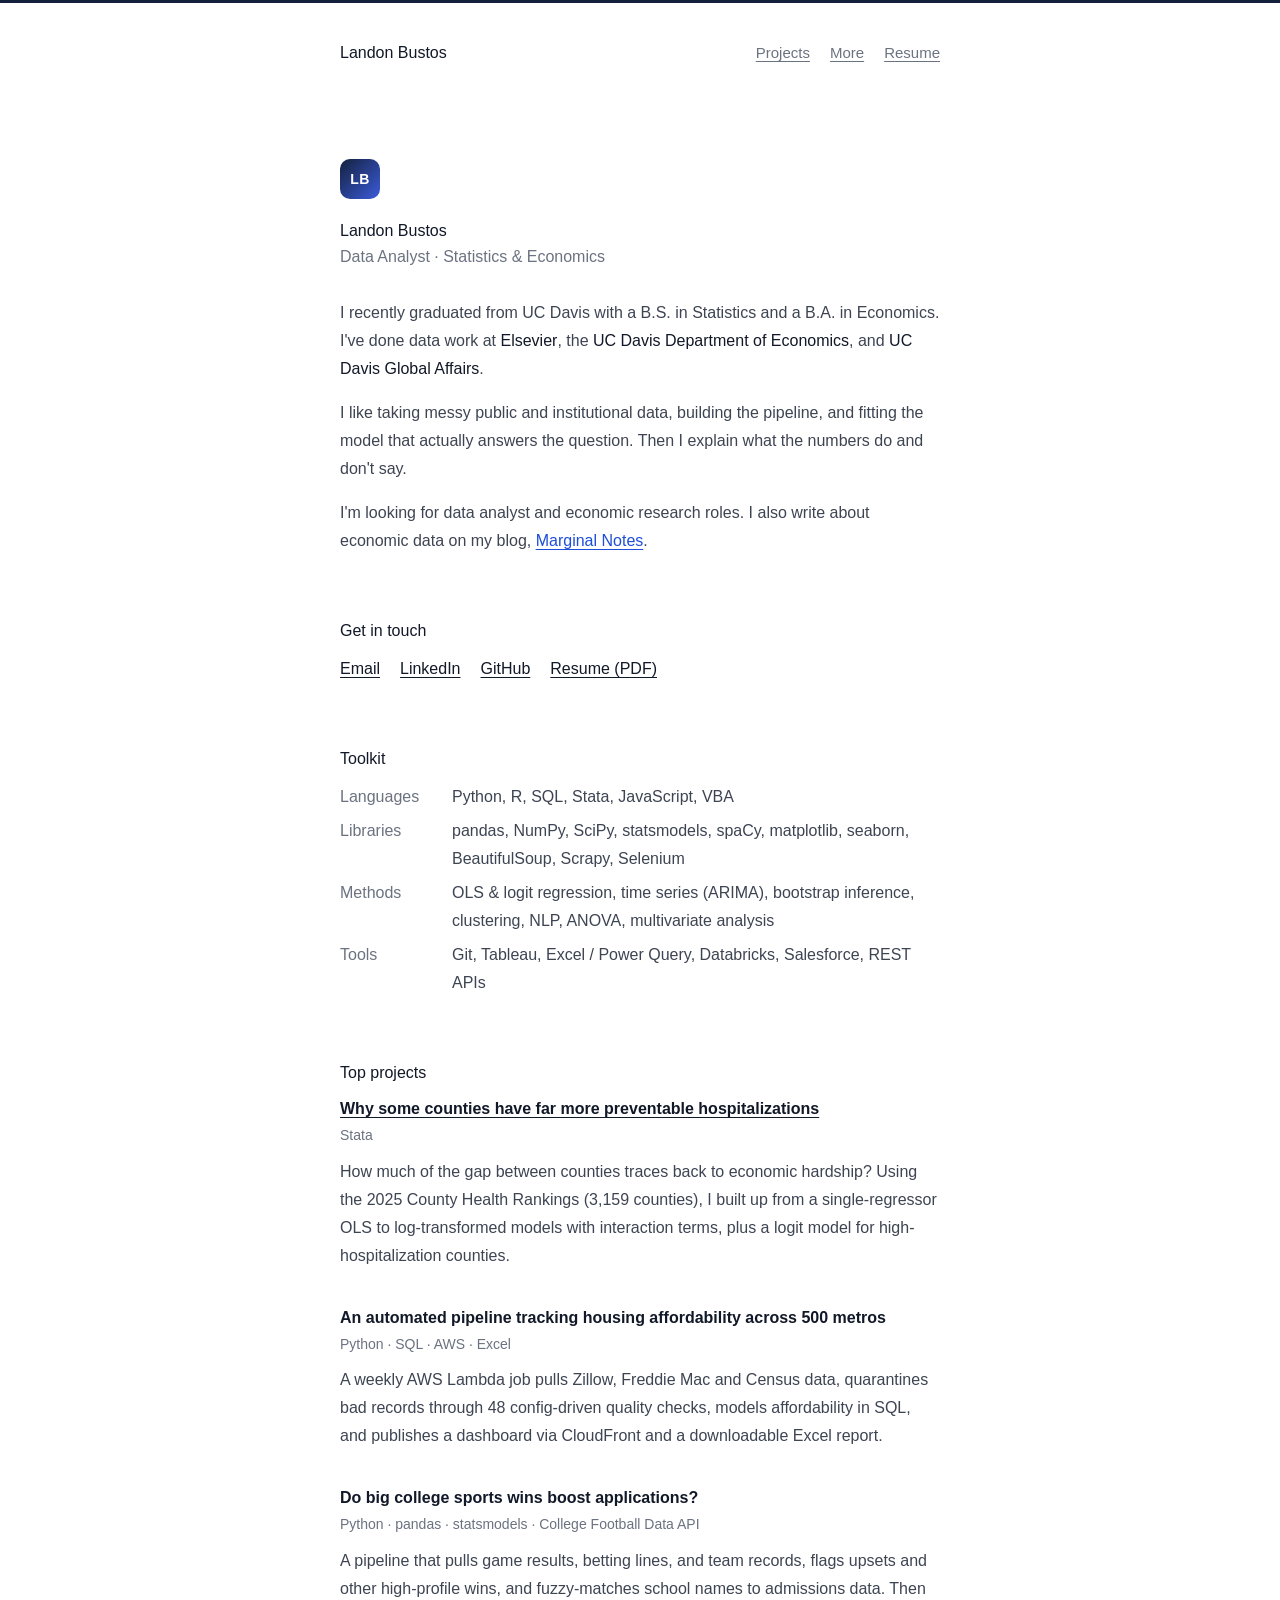
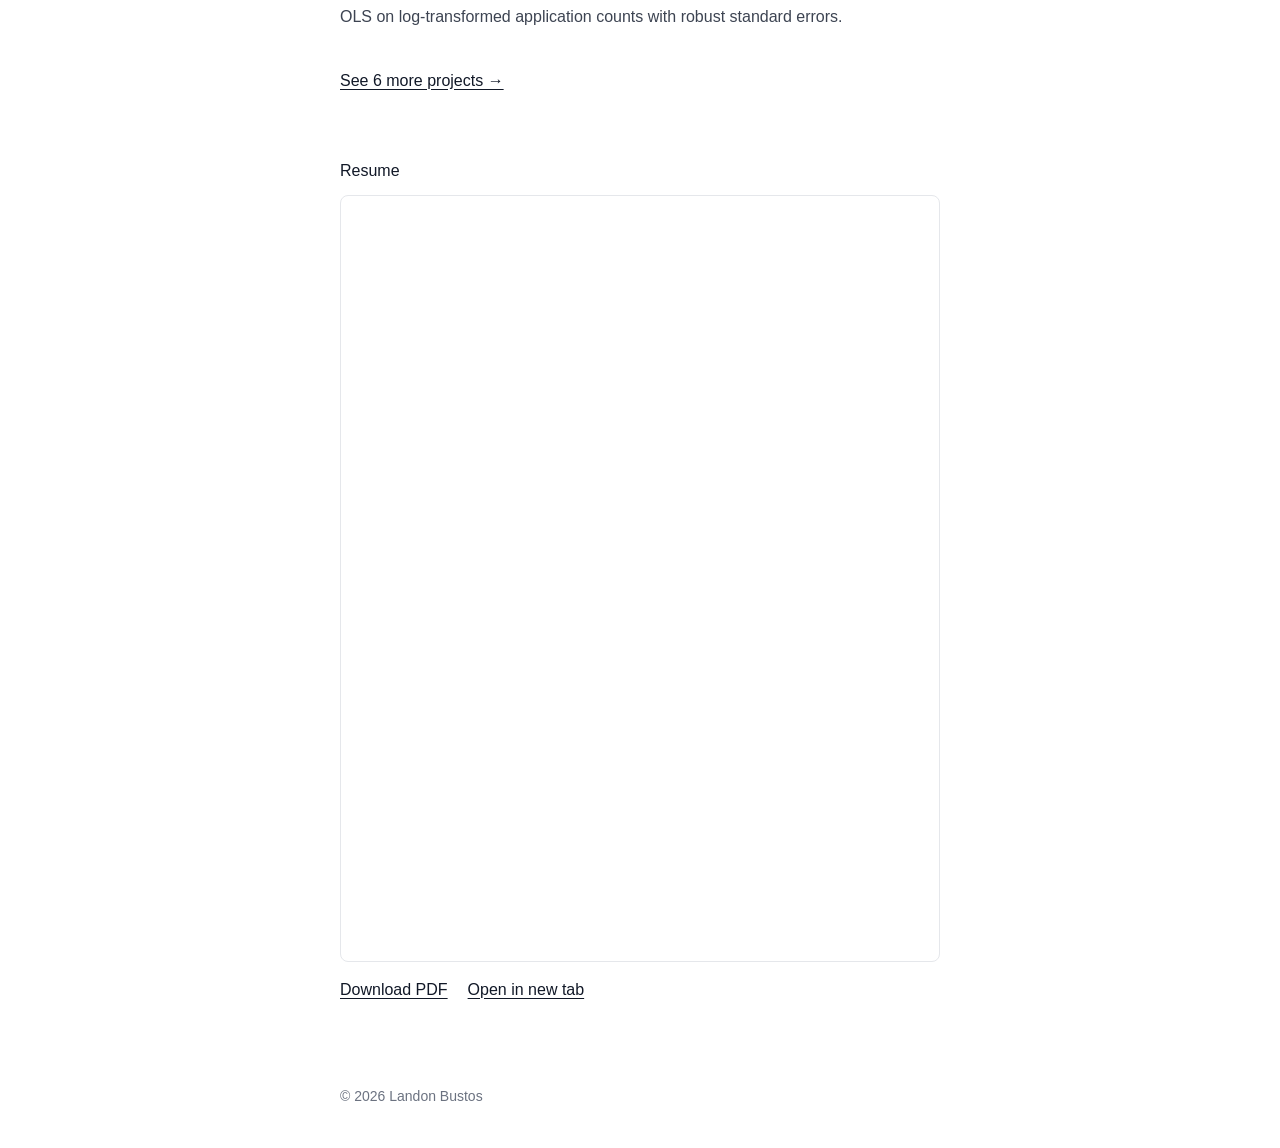
<file: index.html>
<!doctype html>
<html lang="en">
<head>
  <meta charset="utf-8">
  <meta name="viewport" content="width=device-width, initial-scale=1">
  <title>Landon Bustos | Data Analyst</title>
  <meta name="description" content="Data analysis portfolio of Landon Bustos: econometrics, statistical modeling, NLP, and data pipelines in Python, R, SQL, and Stata.">
  <link rel="stylesheet" href="style.css">
</head>
<body>

<div class="col">

  <header class="top">
    <a class="name" href="index.html">Landon Bustos</a>
    <nav>
      <a href="#projects">Projects</a>
      <a href="projects.html">More</a>
      <a href="#resume">Resume</a>
    </nav>
  </header>

  <main>

    <section class="intro">
      <div class="mark" aria-hidden="true">LB</div>
      <h1>Landon Bustos</h1>
      <p class="role">Data Analyst &middot; Statistics &amp; Economics</p>

      <p>
        I recently graduated from UC Davis with a B.S. in Statistics and a B.A.
        in Economics. I've done data work at <strong>Elsevier</strong>, the
        <strong>UC Davis Department of Economics</strong>, and
        <strong>UC Davis Global Affairs</strong>.
      </p>
      <p>
        I like taking messy public and institutional data, building the
        pipeline, and fitting the model that actually answers the question.
        Then I explain what the numbers do and don't say.
      </p>
      <p>
        I'm looking for data analyst and economic research roles. I also write
        about economic data on my blog,
        <a href="https://landon-bustos.github.io/" target="_blank" rel="noopener">Marginal Notes</a>.
      </p>
    </section>

    <section>
      <h2>Get in touch</h2>
      <p class="links">
        <a href="mailto:landonbustos0@gmail.com">Email</a>
        <a href="https://www.linkedin.com/in/landonbustos/" target="_blank" rel="noopener">LinkedIn</a>
        <a href="https://github.com/landon-bustos" target="_blank" rel="noopener">GitHub</a>
        <a href="resume.pdf" target="_blank" rel="noopener">Resume (PDF)</a>
      </p>
    </section>

    <section>
      <h2>Toolkit</h2>
      <dl class="toolkit">
        <dt>Languages</dt><dd>Python, R, SQL, Stata, JavaScript, VBA</dd>
        <dt>Libraries</dt><dd>pandas, NumPy, SciPy, statsmodels, spaCy, matplotlib, seaborn, BeautifulSoup, Scrapy, Selenium</dd>
        <dt>Methods</dt><dd>OLS &amp; logit regression, time series (ARIMA), bootstrap inference, clustering, NLP, ANOVA, multivariate analysis</dd>
        <dt>Tools</dt><dd>Git, Tableau, Excel / Power Query, Databricks, Salesforce, REST APIs</dd>
      </dl>
    </section>

    <section id="projects">
      <h2>Top projects</h2>

      <article class="project">
        <h3><a href="https://landon-bustos.github.io/2026/09/23/preventable-hospitalizations/" target="_blank" rel="noopener">Why some counties have far more preventable hospitalizations</a></h3>
        <p class="meta">Stata</p>
        <p>How much of the gap between counties traces back to economic hardship? Using the 2025 County Health Rankings (3,159 counties), I built up from a single-regressor OLS to log-transformed models with interaction terms, plus a logit model for high-hospitalization counties.</p>
      </article>

      <article class="project">
        <h3>An automated pipeline tracking housing affordability across 500 metros</h3>
        <p class="meta">Python &middot; SQL &middot; AWS &middot; Excel</p>
        <p>A weekly AWS Lambda job pulls Zillow, Freddie Mac and Census data, quarantines bad records through 48 config-driven quality checks, models affordability in SQL, and publishes a dashboard via CloudFront and a downloadable Excel report.</p>
      </article>

      <article class="project">
        <h3>Do big college sports wins boost applications?</h3>
        <p class="meta">Python &middot; pandas &middot; statsmodels &middot; College Football Data API</p>
        <p>A pipeline that pulls game results, betting lines, and team records, flags upsets and other high-profile wins, and fuzzy-matches school names to admissions data. Then OLS on log-transformed application counts with robust standard errors.</p>
      </article>

      <p class="more"><a href="projects.html">See 6 more projects &rarr;</a></p>
    </section>

    <section id="resume">
      <h2>Resume</h2>
      <div class="resume-frame">
        <iframe src="resume.pdf#view=FitH&amp;toolbar=0&amp;navpanes=0" title="Landon Bustos resume" loading="lazy"></iframe>
      </div>
      <p class="links">
        <a href="resume.pdf" download="Landon-Bustos-Resume.pdf">Download PDF</a>
        <a href="resume.pdf" target="_blank" rel="noopener">Open in new tab</a>
      </p>
    </section>

  </main>

  <footer class="foot">&copy; 2026 Landon Bustos</footer>

</div>

</body>
</html>
</file>
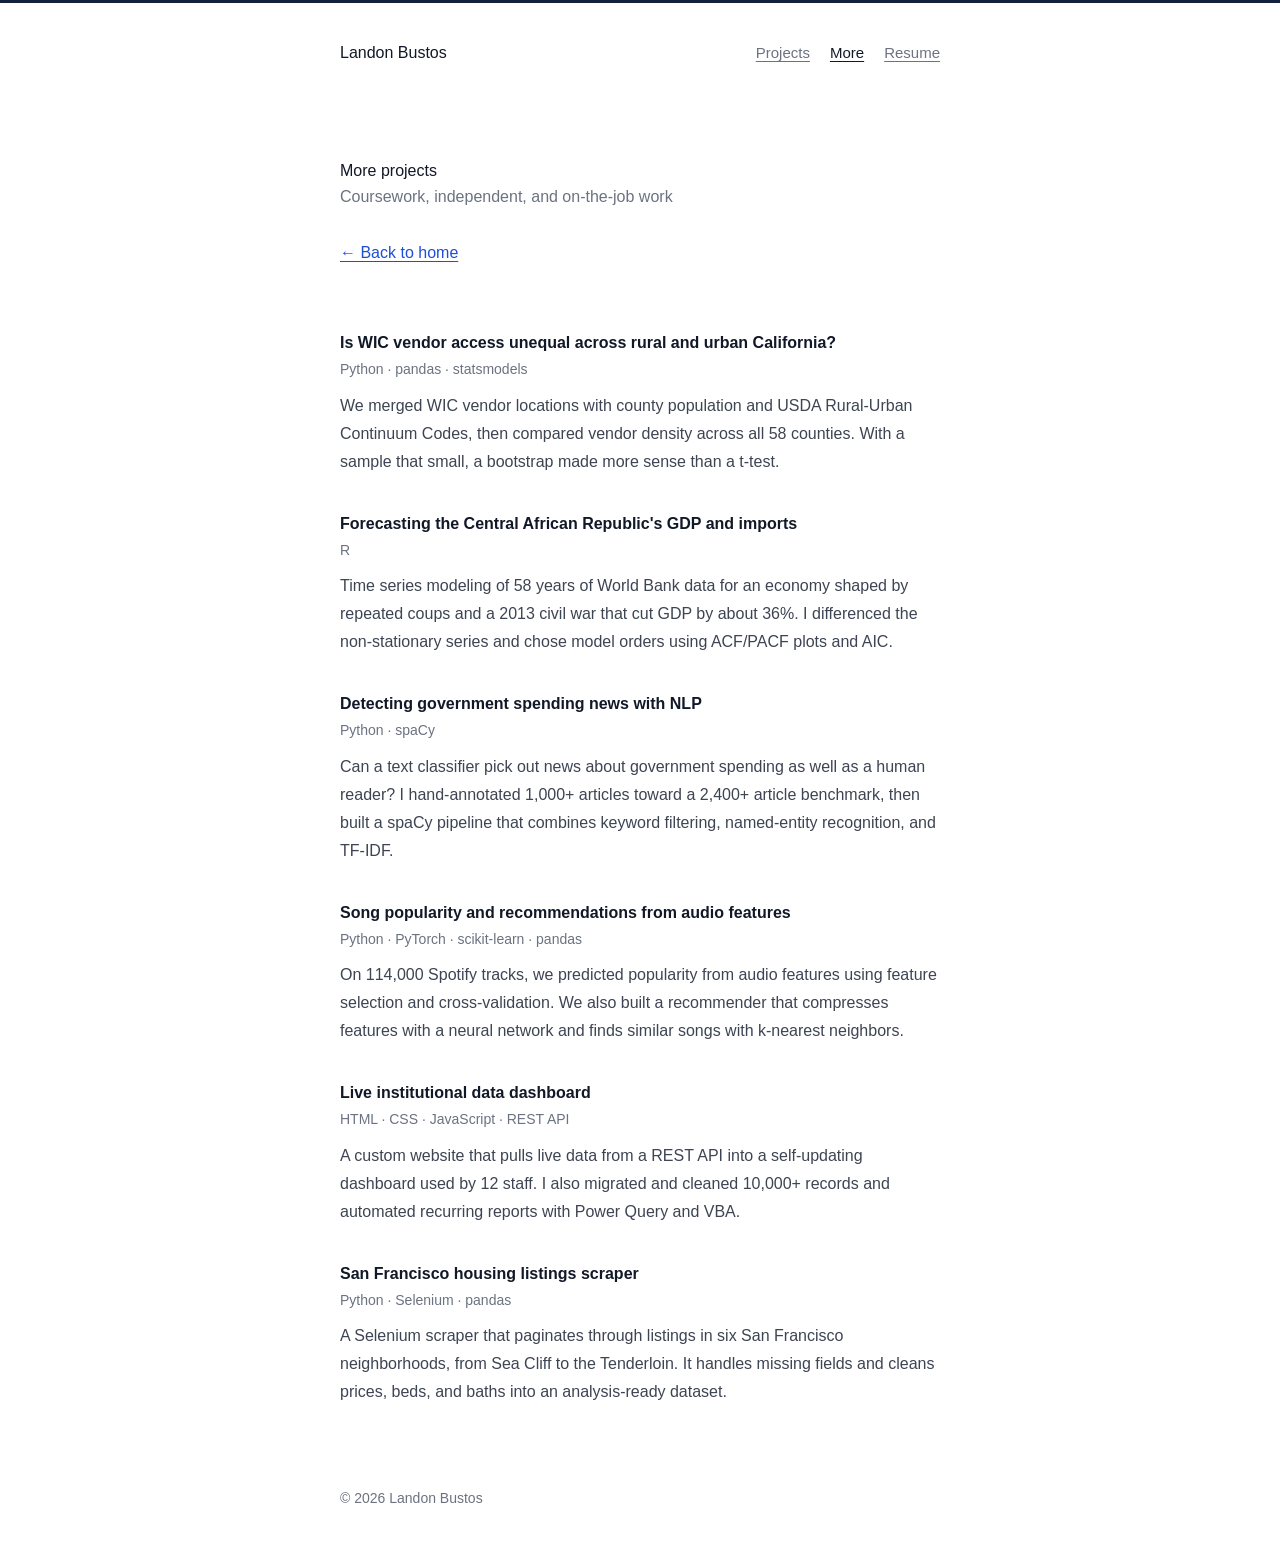
<file: projects.html>
<!doctype html>
<html lang="en">
<head>
  <meta charset="utf-8">
  <meta name="viewport" content="width=device-width, initial-scale=1">
  <title>More Projects | Landon Bustos</title>
  <meta name="description" content="More data analysis projects by Landon Bustos: time series forecasting, bootstrap inference, data pipelines, recommendation systems, and web scraping.">
  <link rel="stylesheet" href="style.css">
</head>
<body>

<div class="col">

  <header class="top">
    <a class="name" href="index.html">Landon Bustos</a>
    <nav>
      <a href="index.html#projects">Projects</a>
      <a href="projects.html" aria-current="page">More</a>
      <a href="index.html#resume">Resume</a>
    </nav>
  </header>

  <main>

    <section class="intro">
      <h1>More projects</h1>
      <p class="role">Coursework, independent, and on-the-job work</p>
      <p><a href="index.html">&larr; Back to home</a></p>
    </section>

    <section>
      <article class="project">
        <h3>Is WIC vendor access unequal across rural and urban California?</h3>
        <p class="meta">Python &middot; pandas &middot; statsmodels</p>
        <p>We merged WIC vendor locations with county population and USDA Rural-Urban Continuum Codes, then compared vendor density across all 58 counties. With a sample that small, a bootstrap made more sense than a t-test.</p>
      </article>

      <article class="project">
        <h3>Forecasting the Central African Republic's GDP and imports</h3>
        <p class="meta">R</p>
        <p>Time series modeling of 58 years of World Bank data for an economy shaped by repeated coups and a 2013 civil war that cut GDP by about 36%. I differenced the non-stationary series and chose model orders using ACF/PACF plots and AIC.</p>
      </article>

      <article class="project">
        <h3>Detecting government spending news with NLP</h3>
        <p class="meta">Python &middot; spaCy</p>
        <p>Can a text classifier pick out news about government spending as well as a human reader? I hand-annotated 1,000+ articles toward a 2,400+ article benchmark, then built a spaCy pipeline that combines keyword filtering, named-entity recognition, and TF-IDF.</p>
      </article>

      <article class="project">
        <h3>Song popularity and recommendations from audio features</h3>
        <p class="meta">Python &middot; PyTorch &middot; scikit-learn &middot; pandas</p>
        <p>On 114,000 Spotify tracks, we predicted popularity from audio features using feature selection and cross-validation. We also built a recommender that compresses features with a neural network and finds similar songs with k-nearest neighbors.</p>
      </article>

      <article class="project">
        <h3>Live institutional data dashboard</h3>
        <p class="meta">HTML &middot; CSS &middot; JavaScript &middot; REST API</p>
        <p>A custom website that pulls live data from a REST API into a self-updating dashboard used by 12 staff. I also migrated and cleaned 10,000+ records and automated recurring reports with Power Query and VBA.</p>
      </article>

      <article class="project">
        <h3>San Francisco housing listings scraper</h3>
        <p class="meta">Python &middot; Selenium &middot; pandas</p>
        <p>A Selenium scraper that paginates through listings in six San Francisco neighborhoods, from Sea Cliff to the Tenderloin. It handles missing fields and cleans prices, beds, and baths into an analysis-ready dataset.</p>
      </article>
    </section>

  </main>

  <footer class="foot">&copy; 2026 Landon Bustos</footer>

</div>

</body>
</html>
</file>
<file: style.css>
:root {
  --bg: #ffffff;
  --text: #3d4452;
  --strong: #111827;
  --muted: #6b7280;
  --line: #e5e7eb;
  --accent: #14213d;
  --link: #1d4ed8;
  --font: -apple-system, BlinkMacSystemFont, "Segoe UI", Roboto, "Helvetica Neue", Arial, sans-serif;
}

@media (prefers-color-scheme: dark) {
  :root {
    --bg: #111318;
    --text: #c4c9d4;
    --strong: #f3f4f6;
    --muted: #8b93a3;
    --line: #2a2e37;
    --accent: #8fa8e0;
    --link: #93b4ff;
  }
}

* { box-sizing: border-box; }

html { scroll-behavior: smooth; }

body {
  margin: 0;
  background: var(--bg);
  color: var(--text);
  font: 16px/1.75 var(--font);
  border-top: 3px solid var(--accent);
}

a { color: var(--link); text-underline-offset: 3px; }

strong { color: var(--strong); font-weight: 500; }

.col {
  max-width: 640px;
  margin: 0 auto;
  padding: 0 20px;
}

/* Header */

.top {
  display: flex;
  justify-content: space-between;
  align-items: center;
  flex-wrap: wrap;
  gap: 8px 24px;
  padding: 36px 0;
}

.top .name {
  color: var(--strong);
  font-weight: 500;
  text-decoration: none;
}

.top nav { display: flex; gap: 20px; font-size: 15px; }
.top nav a { color: var(--muted); }
.top nav a:hover,
.top nav a[aria-current="page"] { color: var(--strong); }

/* Sections */

section { margin-top: 64px; scroll-margin-top: 24px; }

.intro { margin-top: 56px; }

.mark {
  width: 40px;
  height: 40px;
  border-radius: 10px;
  background: linear-gradient(135deg, #14213d, #3b5bdb);
  color: #fff;
  font-size: 14px;
  font-weight: 600;
  letter-spacing: 0.03em;
  display: grid;
  place-items: center;
  margin-bottom: 20px;
}

h1, h2, h3 {
  font-size: 16px;
  line-height: 1.5;
  color: var(--strong);
  margin: 0;
}

h1, h2 { font-weight: 500; }

.role { color: var(--muted); margin: 0 0 28px; }

h2 { margin-bottom: 12px; }

p { margin: 0 0 16px; }

.links {
  display: flex;
  flex-wrap: wrap;
  gap: 8px 20px;
}

.links a { color: var(--strong); }

/* Toolkit */

.toolkit {
  display: grid;
  grid-template-columns: 96px 1fr;
  gap: 6px 16px;
  margin: 0;
}

.toolkit dt { color: var(--muted); }
.toolkit dd { margin: 0; }

/* Projects */

.project { margin-bottom: 36px; }

.project h3 { font-weight: 600; }
.project h3 a { color: var(--strong); }

.project .meta {
  font-size: 14px;
  color: var(--muted);
  margin: 2px 0 10px;
}

.project p { margin-bottom: 10px; }


.more a { color: var(--strong); }

/* Resume */

.resume-frame {
  border: 1px solid var(--line);
  border-radius: 8px;
  overflow: hidden;
  background: #fff;
  margin-bottom: 14px;
}

.resume-frame iframe {
  display: block;
  width: 100%;
  height: 820px;
  max-height: 85vh;
  border: 0;
}

/* Footer */

.foot {
  margin: 80px 0 40px;
  font-size: 14px;
  color: var(--muted);
}

@media (max-width: 520px) {
  .top { padding: 24px 0; }
  .intro { margin-top: 32px; }
  section { margin-top: 48px; }
  .toolkit { grid-template-columns: 1fr; gap: 0; }
  .toolkit dd { margin-bottom: 10px; }
}
</file>
